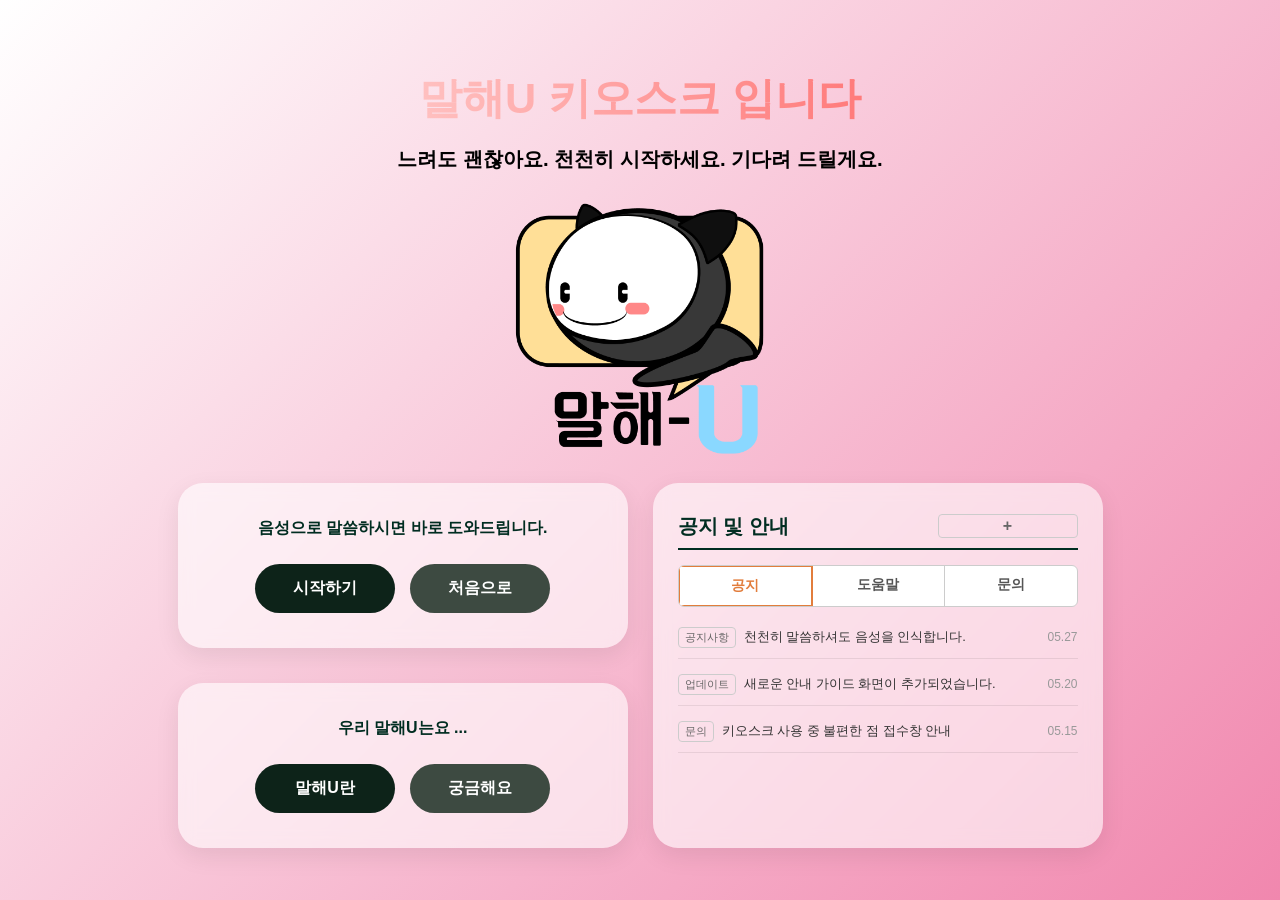
<file: index.html>
<!DOCTYPE html>
<html lang="ko">
<head>
  <meta charset="UTF-8">
  <title>말해U</title>
  <link rel="stylesheet" href="style.css">
</head>
<body>

  <div id="screen-home">

    <h1>말해U 키오스크 입니다</h1>
    <h2>느려도 괜찮아요. 천천히 시작하세요. 기다려 드릴게요.</h2>

    <div class="mascot-container">
      <img src="말해유.png" alt="말해유" class="mascot-img">
    </div>

    <div class="main-layout-container">

      <div class="left-column">
        
        <div id="kiosk-content" class="card-box">
          <p id="status" class="card-text">음성으로 말씀하시면 바로 도와드립니다.</p>
          <div class="button-group">
            <button class="main-btn" onclick="startListening()">시작하기</button>
            <button class="main-btn" onclick="reset()">처음으로</button>
          </div>
        </div>

        <div id="kiosk-info" class="card-box">
          <p class="card-text">우리 말해U는요 ...</p>
          <div class="button-group">
            <button class="main-btn" onclick="openComplaintGuide()">말해U란</button> 
            <button class="main-btn" onclick="openGuide2()">궁금해요</button> 
          </div>
        </div>

      </div> <div id="MENU" class="card-box board-box">
        
        <div class="board-header">
          <h3>공지 및 안내</h3>
          <button class="more-btn">+</button>
        </div>

        <div class="board-tabs">
          <span class="tab-item active">공지</span>
          <span class="tab-item">도움말</span>
          <span class="tab-item">문의</span>
        </div>

        <div class="board-list">
          
          <div class="list-item" onclick="openGuide3()">
            <span class="badge">공지사항</span>
            <span class="item-title">천천히 말씀하셔도 음성을 인식합니다.</span>
            <span class="item-date">05.27</span>
          </div>
          
          <div class="list-item" onclick="openGuide4()">
            <span class="badge">업데이트</span>
            <span class="item-title">새로운 안내 가이드 화면이 추가되었습니다.</span>
            <span class="item-date">05.20</span>
          </div>
          
          <div class="list-item" onclick="openGuide5()">
            <span class="badge">문의</span>
            <span class="item-title">키오스크 사용 중 불편한 점 접수창 안내</span>
            <span class="item-date">05.15</span>
          </div>
          
        </div> </div> </div> </div> <script src="script.js"></script>
</body>
</html>
</file>
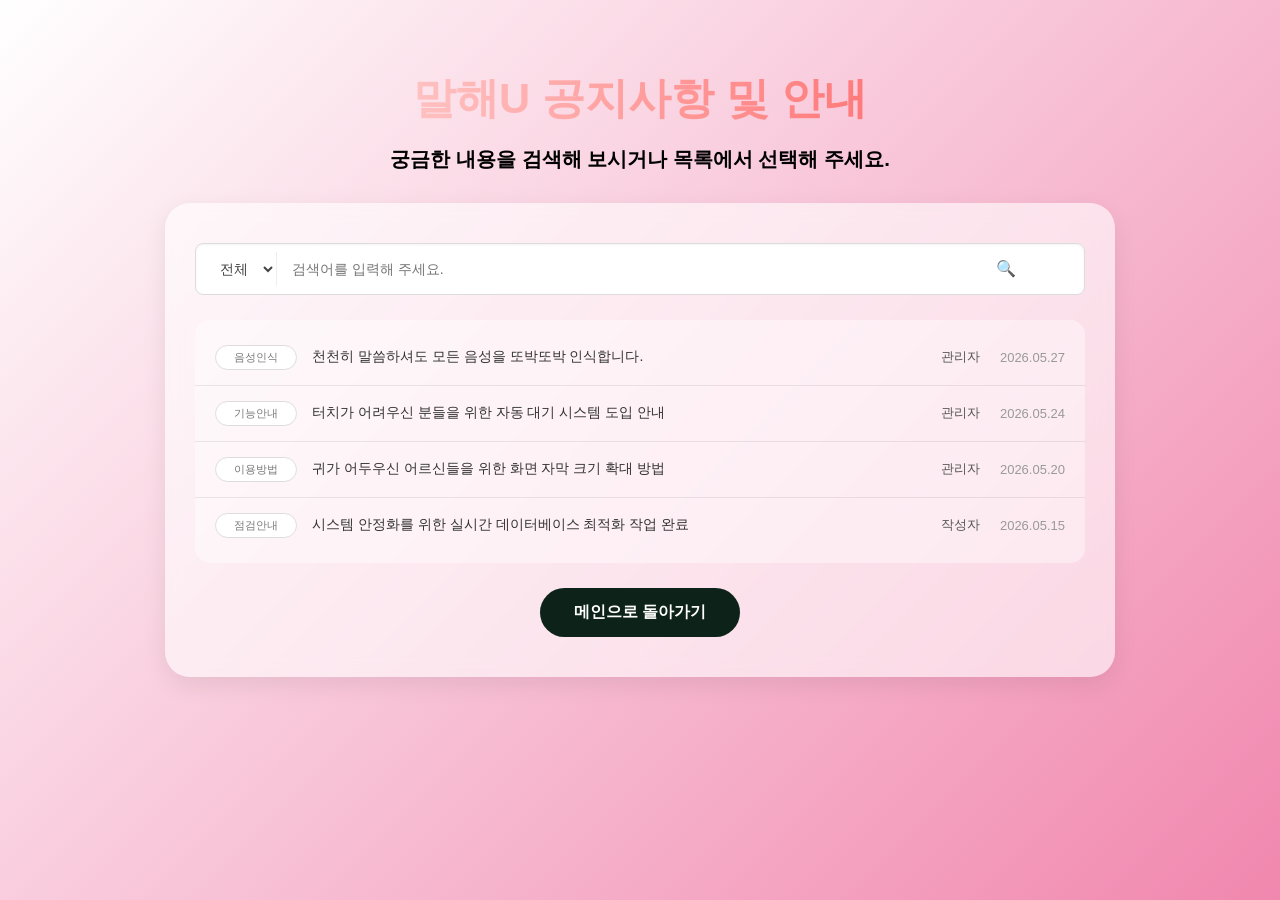
<file: gude3.html>
<!DOCTYPE html>
<html lang="ko">
<head>
  <meta charset="UTF-8">
  <title>말해U - 공지사항</title>
  <link rel="stylesheet" href="style.css">
</head>
<body>

  <div id="screen-home">

    <h1>말해U 공지사항 및 안내</h1>
    <h2>궁금한 내용을 검색해 보시거나 목록에서 선택해 주세요.</h2>

    <div class="guide-container card-box">
      
      <div class="search-wrapper">
        <div class="search-box">
          <select class="search-select">
            <option>전체</option>
            <option>제목</option>
            <option>내용</option>
          </select>
          <input type="text" class="search-input" placeholder="검색어를 입력해 주세요.">
          <button class="search-btn">🔍</button>
        </div>
      </div>

      <div class="guide-list">
        
        <div class="guide-item" onclick="alert('첫 번째 공지 내용 준비 중입니다!')">
          <span class="g-badge">음성인식</span>
          <span class="g-title">천천히 말씀하셔도 모든 음성을 또박또박 인식합니다.</span>
          <span class="g-author">관리자</span>
          <span class="g-date">2026.05.27</span>
        </div>

        <div class="guide-item" onclick="alert('두 번째 공지 내용 준비 중입니다!')">
          <span class="g-badge">기능안내</span>
          <span class="g-title">터치가 어려우신 분들을 위한 자동 대기 시스템 도입 안내</span>
          <span class="g-author">관리자</span>
          <span class="g-date">2026.05.24</span>
        </div>

        <div class="guide-item" onclick="alert('세 번째 공지 내용 준비 중입니다!')">
          <span class="g-badge">이용방법</span>
          <span class="g-title">귀가 어두우신 어르신들을 위한 화면 자막 크기 확대 방법</span>
          <span class="g-author">관리자</span>
          <span class="g-date">2026.05.20</span>
        </div>

        <div class="guide-item" onclick="alert('네 번째 공지 내용 준비 중입니다!')">
          <span class="g-badge">점검안내</span>
          <span class="g-title">시스템 안정화를 위한 실시간 데이터베이스 최적화 작업 완료</span>
          <span class="g-author">작성자</span>
          <span class="g-date">2026.05.15</span>
        </div>

      </div> <div class="back-button-wrapper">
        <button class="main-btn back-btn" onclick="location.href='index.html'">메인으로 돌아가기</button>
      </div>

    </div> </div> </body>
</html>
</file>
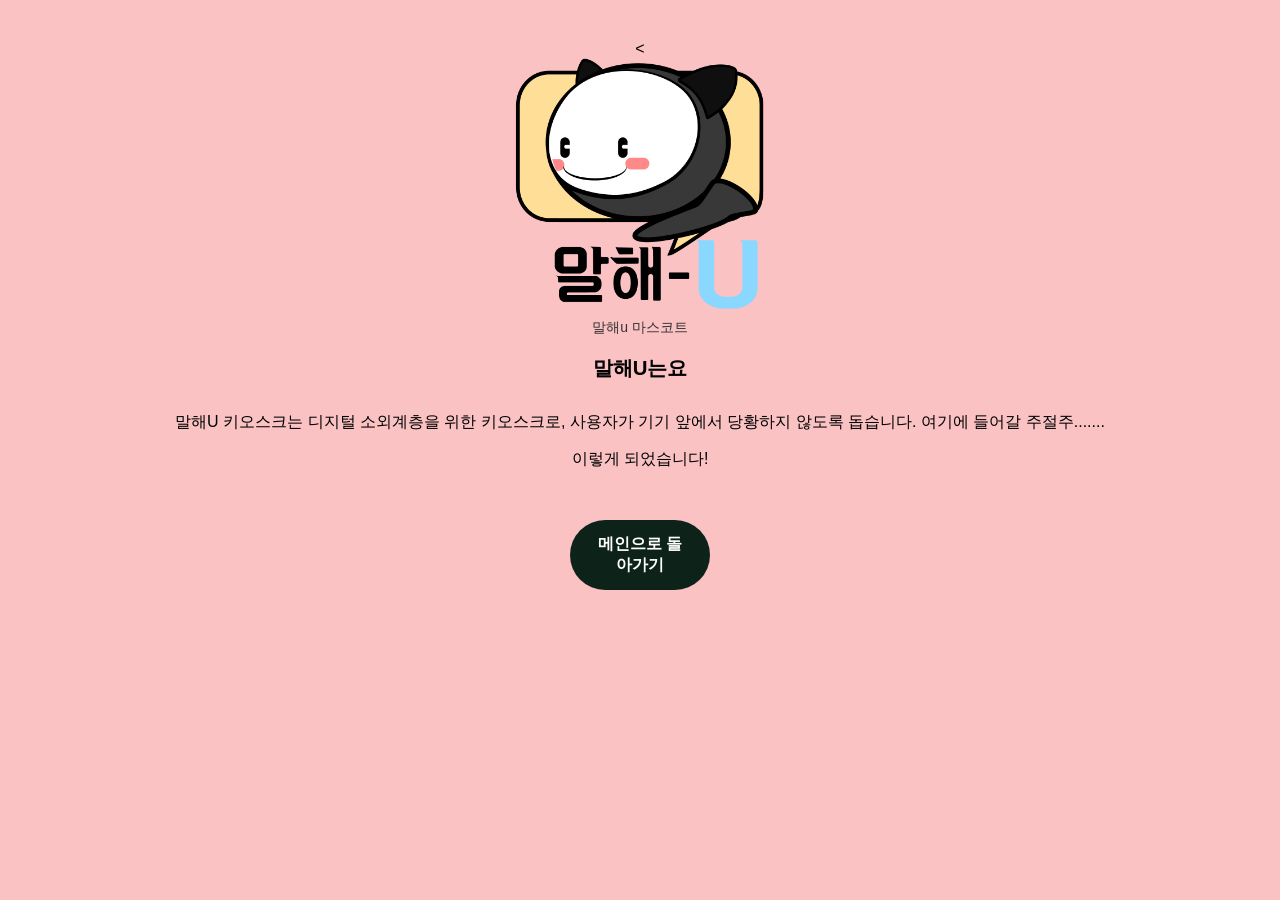
<file: guide.html>
<<!DOCTYPE html>
<html lang="ko">
<head>
  <meta charset="UTF-8">
  <title>말해U는요</title>
  
  <link rel="stylesheet" href="style.css"> 
</head>
<body style="background-color: #fbc2c4; margin: 0; padding: 40px 0;"> <div class="content-container">
    
    <div style="text-align: center;">
      <img src="말해유.png" alt="말해U 마스코트" class="mascot-img">
      <p style="margin-top: 10px; font-size: 14px; color: #333;">말해u 마스코트</p>
    </div>

    <div class="text-box">
      <h2>말해U는요</h2>
      <p>말해U 키오스크는 디지털 소외계층을 위한 키오스크로, 사용자가 기기 앞에서 당황하지 않도록 돕습니다. 여기에 들어갈 주절주.......</p>
      <p>이렇게 되었습니다!</p>
    </div>

  </div>

  <div style="text-align: center; margin-top: 50px;">
    <button class="main-btn" onclick="goToMain()">메인으로 돌아가기</button>
  </div>

  <script src="script.js"></script>
  <script>
    function goToMain() {
      window.location.href = "index.html";
    }
  </script>
</body>
</html>
</file>
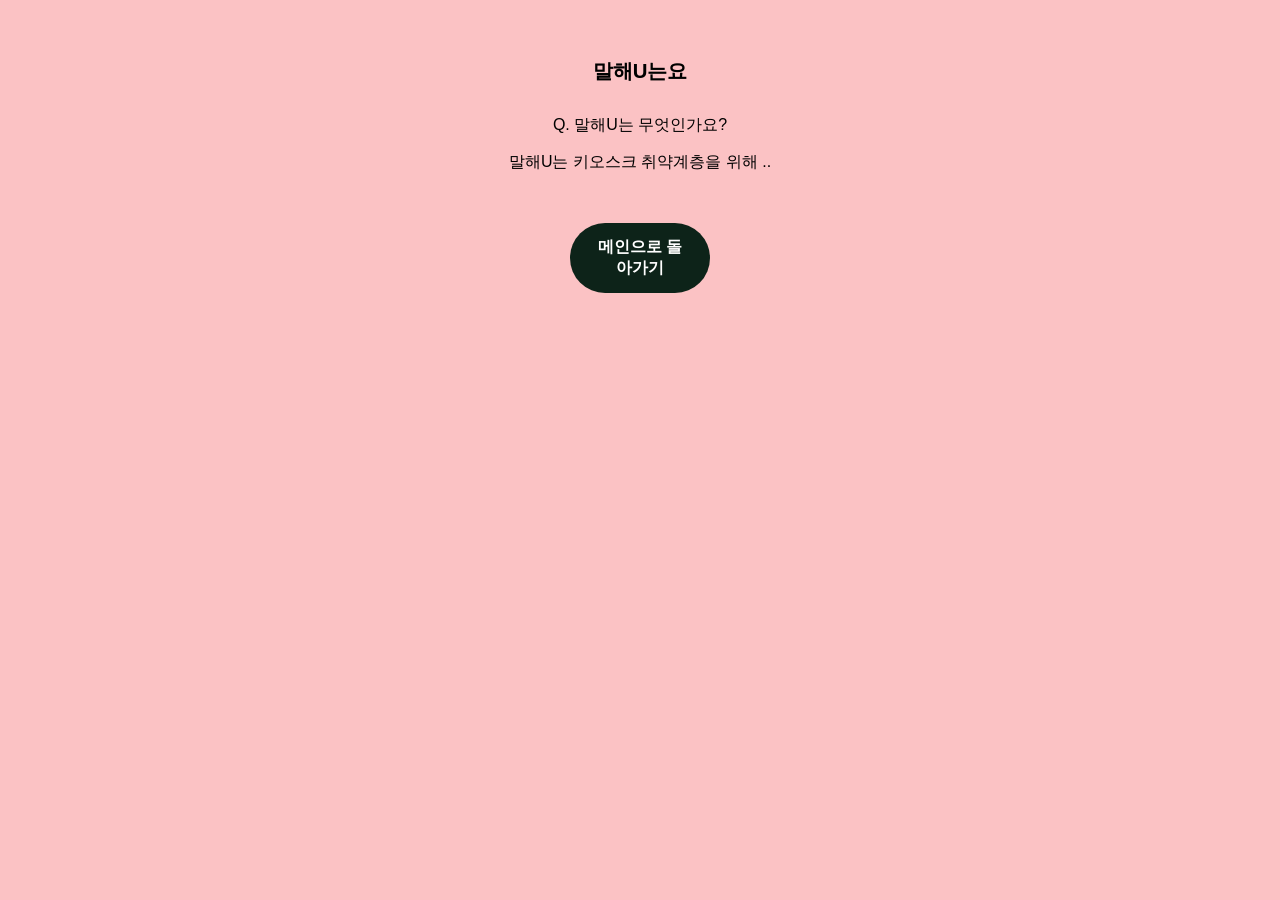
<file: guide2.html>
<!DOCTYPE html>
<html lang="ko">
<head>
  <meta charset="UTF-8">
  <title>Q</title>
  
  <link rel="stylesheet" href="style.css"> 
</head>
<body style="background-color: #fbc2c4; margin: 0; padding: 40px 0;"> <div class="content-container">


    <div class="text-box">
      <h2>말해U는요</h2>
      <p>Q. 말해U는 무엇인가요?</p>
      <p>말해U는 키오스크 취약계층을 위해 ..</p>
    </div>

  </div>

  <div style="text-align: center; margin-top: 50px;">
    <button class="main-btn" onclick="goToMain()">메인으로 돌아가기</button>
  </div>

  <script src="script.js"></script>
  <script>
    function goToMain() {
      window.location.href = "index.html";
    }
  </script>
</body>
</html>
</file>
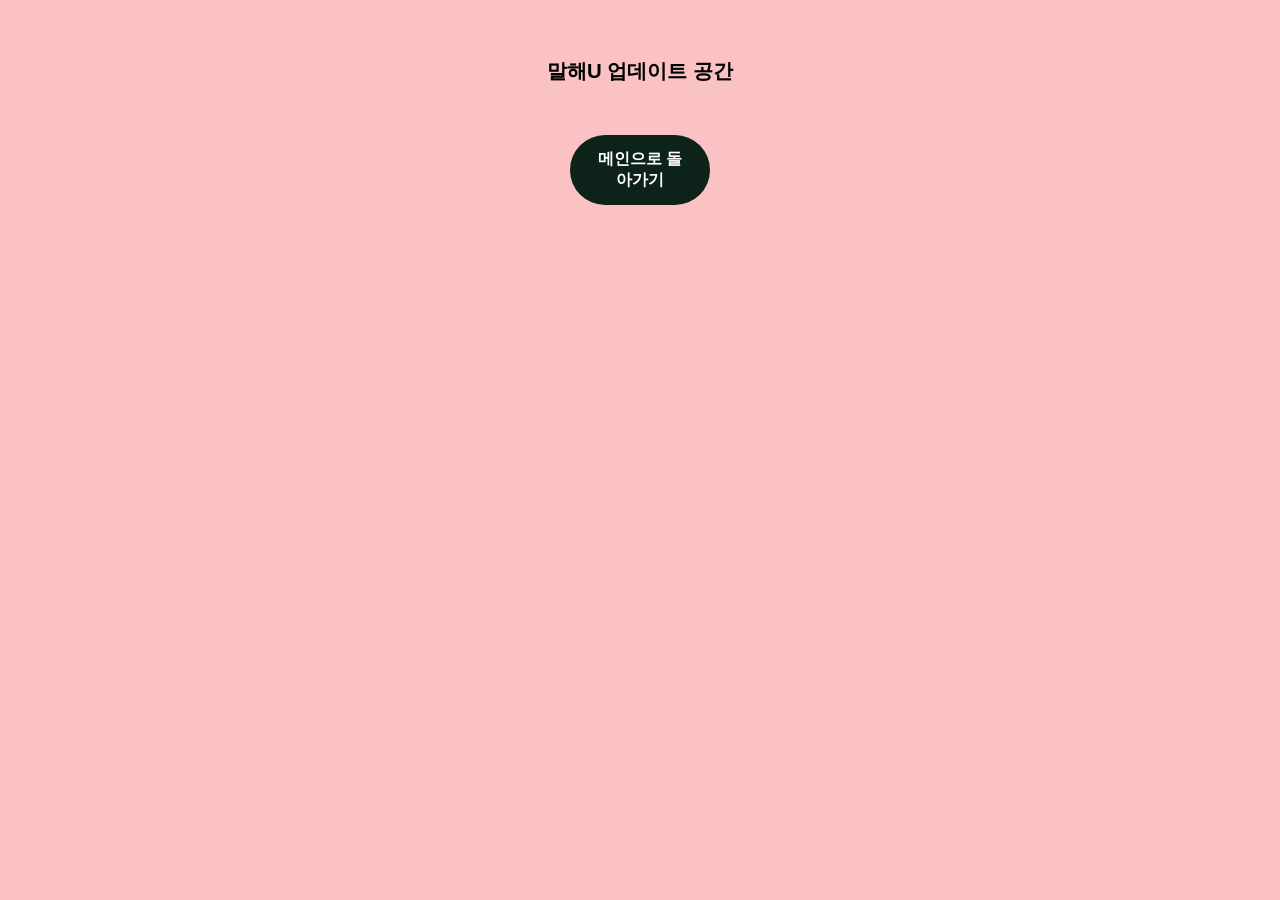
<file: guide4.html>
<!DOCTYPE html>
<html lang="ko">
<head>
  <meta charset="UTF-8">
  <title>Q</title>
  
  <link rel="stylesheet" href="style.css"> 
</head>
<body style="background-color: #fbc2c4; margin: 0; padding: 40px 0;"> <div class="content-container">


    <div class="text-box">
      <h2>말해U 업데이트 공간 </h2>
      
    </div>

  </div>

  <div style="text-align: center; margin-top: 50px;">
    <button class="main-btn" onclick="goToMain()">메인으로 돌아가기</button>
  </div>

  <script src="script.js"></script>
  <script>
    function goToMain() {
      window.location.href = "index.html";
    }
  </script>
</body>
</html>
</file>
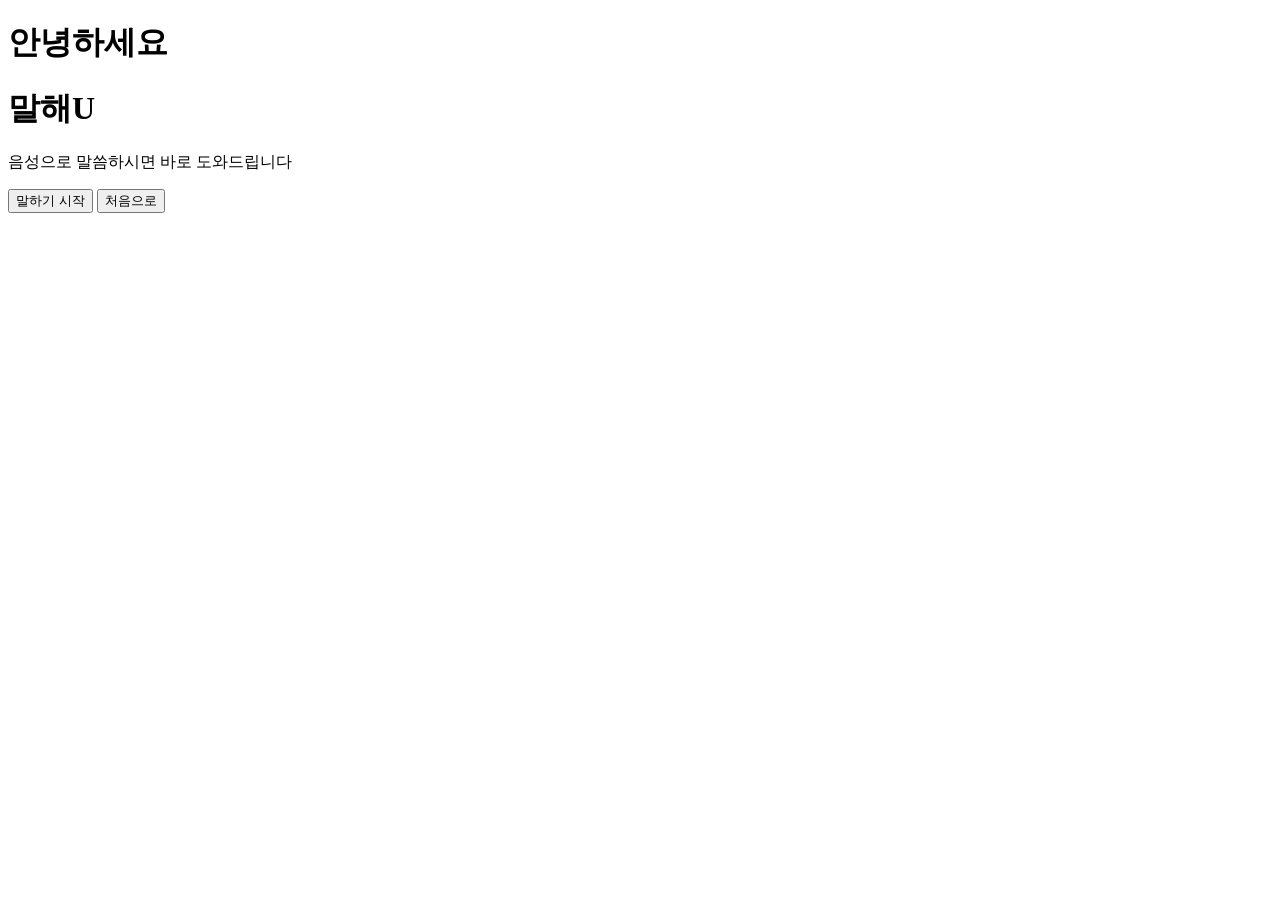
<file: imdex.html>
<!DOCTYPE html>          <!-- 이 파일이 HTML5라고 브라우저에게 알림 -->
<html lang="ko">         <!-- 문서 전체를 감싸는 태그. lang은 언어 설정 -->
<head>                   <!-- 브라우저에게 전달하는 정보 (화면에 안 보임) -->
  <meta charset="UTF-8"> <!-- 한글 깨짐 방지 -->
  <title>말해U</title>   <!-- 브라우저 탭에 표시되는 제목 -->
</head>
<body>                   <!-- 실제 화면에 보이는 내용 전부 여기 안에 -->

  <h1>안녕하세요</h1>

</body>
</html>

<h1>말해U</h1>
  <p id="status">음성으로 말씀하시면 바로 도와드립니다</p>
  <button onclick="startListening()">말하기 시작</button>
  <button onclick="reset()">처음으로</button>
</script>
</file>
<file: style.css>
body {
  margin: 0;
  padding: 0;
  color: #000000;
  text-align: center;
  font-family: sans-serif;
}

#screen-home {
  background: linear-gradient(135deg, #ffffff 0%, #f187ae 100%) !important;
  width: 100%;
  min-height: 100vh;
  padding: 40px 20px;
  box-sizing: border-box;
}

@keyframes fadeIn {
  from { opacity: 0; }
  to { opacity: 1; }
}

h1 {
  font-size: calc(24px + 1.5vw);
  margin-bottom: 10px;
  animation: fadeIn 1.5s ease-in-out;
}
#screen-home h1 {
  background: linear-gradient(90deg, #ffffff, #ff3c3c); 
  -webkit-background-clip: text;         
  -webkit-text-fill-color: transparent;    
  text-shadow: none;                       
}

h2 {
  font-size: calc(14px + 0.5vw);
  margin-bottom: 30px;
}

.mascot-container {
  margin-bottom: 25px;
}

.mascot-img {
  width: 250px;   
  height: auto;  
}

@keyframes slideUp {
  from { transform: translateY(30px); opacity: 0; }
  to { transform: translateY(0); opacity: 1; }
}


.main-layout-container {
  display: flex; 
  flex-direction: row;     
  justify-content: center; 
  align-items: stretch;     
  gap: 25px;
  max-width: 950px;    
  margin: 0 auto;
  animation: slideUp 1s ease-out;
}

.left-column {
  flex: 1;
  display: flex;
  flex-direction: column;
  gap: 35px;
  max-width: 450px;
  width: 100%;
}

.card-box {
  background-color: rgba(255, 255, 255, 0.6) !important; 
  padding: 35px 30px;        
  border-radius: 25px;       
  box-shadow: 0px 8px 25px rgba(0, 0, 0, 0.08); 
  backdrop-filter: blur(8px) !important; 
  -webkit-backdrop-filter: blur(8px);    
  box-sizing: border-box;
  
  flex: 1;                   
  width: 100%;               
  
  display: flex;
  flex-direction: column;  
  justify-content: space-between; 
  align-items: center;
}

.card-text {
  color: #002D21 !important;
  font-size: 16px;          
  font-weight: bold;
  margin: 0 0 25px 0;        
  word-break: keep-all;     
}

.button-group {
  display: flex;
  gap: 15px;
  justify-content: center;
  width: 100%;
}

button {
  background-color: #0d2319 !important; 
  color: white !important;               
  padding: 14px 24px;         
  font-size: 16px;            
  font-weight: bold;
  border: none !important;               
  border-radius: 50px !important;       
  cursor: pointer;
  
  flex: 1;                   
  max-width: 140px;
  box-sizing: border-box;
  transition: all 0.3s ease; 
}

button:hover {
  background-color: #00aaff !important;  
  transform: translateY(-4px) scale(1.03);
  box-shadow: 0px 6px 15px rgba(0, 170, 255, 0.35);
}

.button-group button:nth-child(2) {
  background-color: #3d4a41 !important; 
}

button:active {
  transform: translateY(-1px) scale(0.98);
}


.board-box {
  flex: 1;
  max-width: 450px;
  justify-content: flex-start !important;
  align-items: stretch !important;
  text-align: left;
  padding: 30px 25px;
}

.board-header {
  display: flex;
  justify-content: space-between;
  align-items: center;
  margin-bottom: 15px;
  border-bottom: 2px solid #002D21; 
  padding-bottom: 8px;
}
.board-header h3 {
  margin: 0;
  font-size: 20px;
  font-weight: bold;
  color: #002D21;
}
.more-btn {
  background: none !important;
  border: 1px solid #ccc !important;
  color: #666 !important;
  width: 24px !important;
  height: 24px !important;
  padding: 0 !important;
  border-radius: 4px !important;
  display: flex;
  align-items: center;
  justify-content: center;
  font-size: 16px;
  cursor: pointer;
}

.board-tabs {
  display: flex;
  border: 1px solid #ccc;
  border-radius: 6px;
  overflow: hidden;
  margin-bottom: 20px;
  background: #fff;
}
.tab-item {
  flex: 1;
  text-align: center;
  padding: 10px 0;
  font-size: 14px;
  color: #555;
  cursor: pointer;
  border-right: 1px solid #ccc;
  font-weight: bold;
  transition: all 0.2s;
}
.tab-item:last-child {
  border-right: none;
}
.tab-item.active {
  border: 2px solid #e27d3c;
  background: #fff;
  color: #e27d3c;
  margin: -1px;
}
.tab-item:hover {
  background: #f5f5f5;
}

.board-list {
  display: flex;
  flex-direction: column;
  gap: 15px;
}

.board-list .list-item {
  display: flex !important;
  align-items: center !important;
  justify-content: space-between !important;
  font-size: 13px;
  border-bottom: 1px solid rgba(0, 0, 0, 0.08) !important; 
  padding-bottom: 10px !important;
  cursor: pointer;
  width: 100%;
}
.board-list .list-item:hover {
  background-color: rgba(0, 0, 0, 0.03);
  opacity: 0.8;
}
.board-list .badge {
  font-size: 11px;
  padding: 2px 6px;
  border-radius: 4px;
  border: 1px solid #ccc;
  color: #666;
  margin-right: 8px;
  flex-shrink: 0;
}
.board-list .item-title {
  flex: 1;
  white-space: nowrap;
  overflow: hidden;
  text-overflow: ellipsis; 
  color: #333;
}
.board-list .item-date {
  font-size: 12px;
  color: #999;
  margin-left: 10px;
  flex-shrink: 0;
}



.guide-container {
  max-width: 950px !important; 
  width: 90% !important;
  margin: 0 auto;
  padding: 40px 30px !important;
  display: flex !important;
  flex-direction: column !important;
  justify-content: flex-start !important;
  align-items: stretch !important; 
}


.search-wrapper {
  display: flex;
  justify-content: center; 
  width: 100%;
  margin-bottom: 25px;
}

.search-box {
  display: flex;
  align-items: center;
  border: 1px solid #dcdcdc; 
  background-color: #fff;
  border-radius: 8px;        
  overflow: hidden;
  padding: 5px 8px;          
  width: 100%;            
  max-width: 100%;         
  box-shadow: inset 0 1px 3px rgba(0,0,0,0.05); 
  box-sizing: border-box;
}

.search-select {
  border: none;
  border-right: 1px solid #eee;
  padding: 8px 12px;
  font-size: 14px;
  color: #444;
  outline: none;
  background: #fff;
  cursor: pointer;
}

.search-input {
  border: none;
  padding: 8px 15px;
  font-size: 14px;
  flex: 1;
  outline: none;
}


.search-btn {
  background: none !important;
  border: none !important;
  color: #333 !important;
  cursor: pointer;
  
  display: inline-flex !important;
  align-items: center;
  justify-content: center;
  width: 40px !important;    
  height: 40px !important;   
  padding: 0 !important;
  flex-shrink: 0 !important; 
  
  font-size: 16px;
  transition: transform 0.2s;
}

.search-btn:hover {
  transform: scale(1.15);
}

.guide-list {
  display: flex !important;
  flex-direction: column !important;
  width: 100% !important;
  background-color: rgba(255, 255, 255, 0.4);
  border-radius: 15px;
  padding: 10px 0;
  margin-bottom: 25px;
}

.guide-item {
  display: flex !important;
  flex-direction: row !important; 
  align-items: center !important;
  justify-content: space-between !important;
  padding: 15px 20px !important;
  border-bottom: 1px solid rgba(0, 0, 0, 0.08) !important;
  width: 100% !important;
  box-sizing: border-box !important;
  cursor: pointer;
  transition: all 0.2s ease;
}
.guide-item:last-child {
  border-bottom: none !important;
}
.guide-item:hover {
  background-color: rgba(255, 255, 255, 0.8);
}

.g-badge {
  font-size: 11px;
  color: #777;
  border: 1px solid #ddd;
  padding: 4px 10px;
  border-radius: 20px;
  background-color: #fff;
  flex-shrink: 0;
  margin-right: 15px;
  text-align: center;
  min-width: 60px;
}

/* 게시글 제목 */
.g-title {
  flex: 1;
  font-size: 14px;
  color: #333;
  font-weight: 500;
  text-align: left;
  white-space: nowrap;
  overflow: hidden;
  text-overflow: ellipsis;
}

/* 작성자 */
.g-author {
  font-size: 13px;
  color: #555;
  margin-left: 20px;
  margin-right: 20px;
  flex-shrink: 0;
}

/* 날짜 */
.g-date {
  font-size: 13px;
  color: #999;
  flex-shrink: 0;
}


.back-button-wrapper {
  display: flex;
  justify-content: center;
  width: 100%;
}
.back-btn {
  max-width: 200px !important; 
}


@media (max-width: 768px) {
  .main-layout-container {
    flex-direction: column;
    align-items: center;
  }
  .left-column, .board-box {
    width: 100%;
    max-width: 450px;
  }
}
</file>
